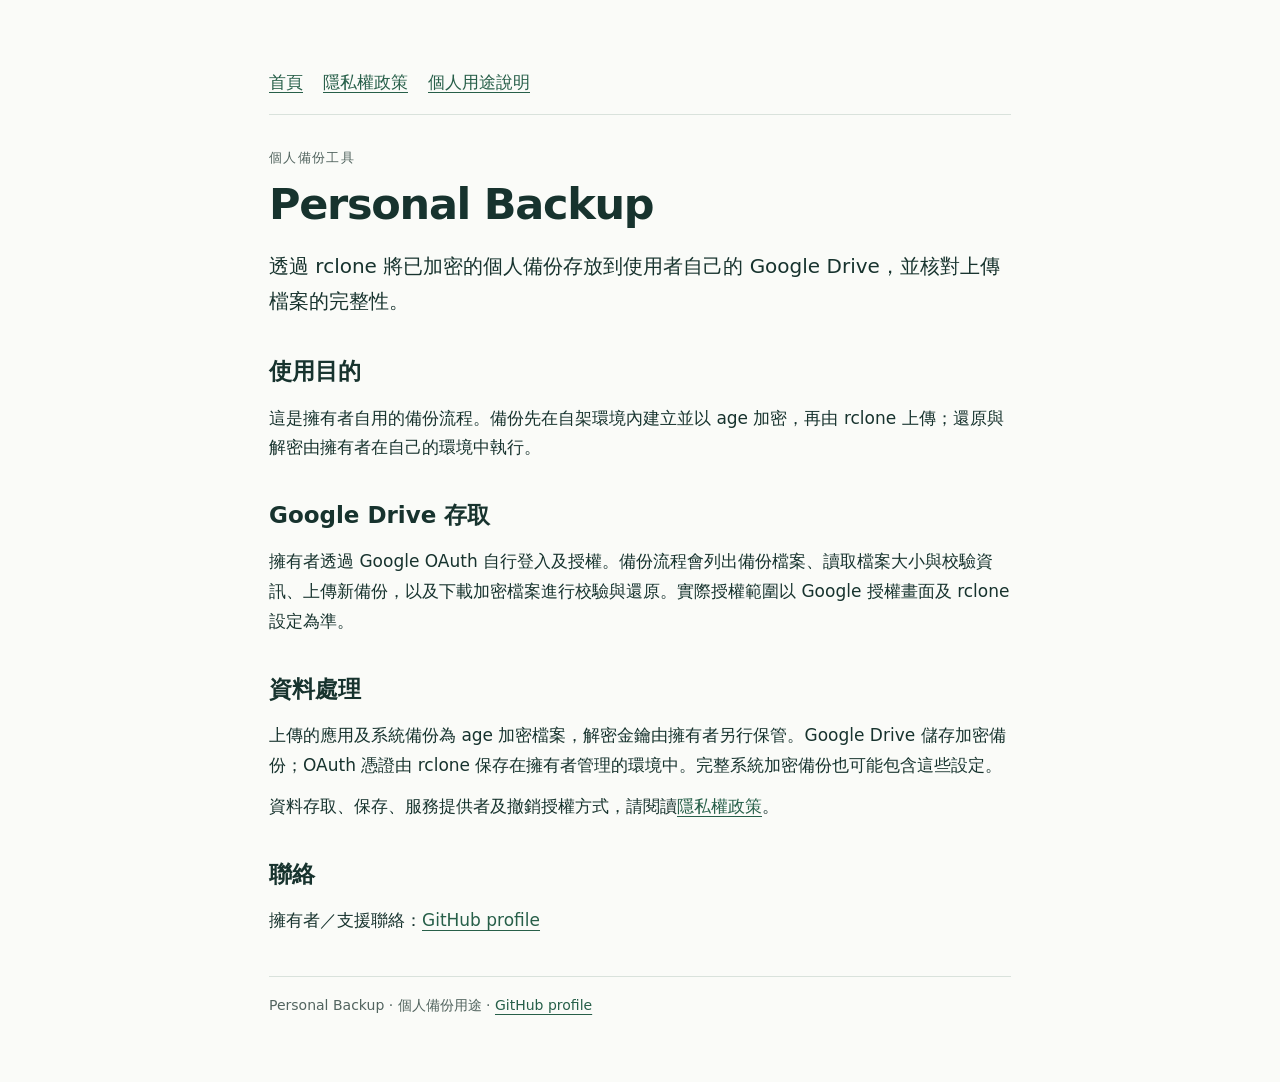
<file: index.html>
<!doctype html>
<html lang="zh-Hant"><head><meta charset="utf-8"><meta name="viewport" content="width=device-width,initial-scale=1"><title>首頁 — Personal Backup</title><meta name="description" content="個人 Google Drive 加密備份用途、資料處理及授權撤銷說明。"><link rel="stylesheet" href="styles.css"></head>
<body><main><nav aria-label="頁面導覽"><a href="index.html">首頁</a><a href="privacy.html">隱私權政策</a><a href="terms.html">個人用途說明</a></nav><p class="eyebrow">個人備份工具</p><h1>Personal Backup</h1>
<p class="lead">透過 rclone 將已加密的個人備份存放到使用者自己的 Google Drive，並核對上傳檔案的完整性。</p>
<h2>使用目的</h2><p>這是擁有者自用的備份流程。備份先在自架環境內建立並以 age 加密，再由 rclone 上傳；還原與解密由擁有者在自己的環境中執行。</p>
<h2>Google Drive 存取</h2><p>擁有者透過 Google OAuth 自行登入及授權。備份流程會列出備份檔案、讀取檔案大小與校驗資訊、上傳新備份，以及下載加密檔案進行校驗與還原。實際授權範圍以 Google 授權畫面及 rclone 設定為準。</p>
<h2>資料處理</h2><p>上傳的應用及系統備份為 age 加密檔案，解密金鑰由擁有者另行保管。Google Drive 儲存加密備份；OAuth 憑證由 rclone 保存在擁有者管理的環境中。完整系統加密備份也可能包含這些設定。</p>
<p>資料存取、保存、服務提供者及撤銷授權方式，請閱讀<a href="privacy.html">隱私權政策</a>。</p>
<h2>聯絡</h2><p>擁有者／支援聯絡：<a href="https://github.com/RoyChuan-Yao">GitHub profile</a></p><footer class="meta">Personal Backup · 個人備份用途 · <a href="https://github.com/RoyChuan-Yao">GitHub profile</a></footer></main></body></html>
</file>
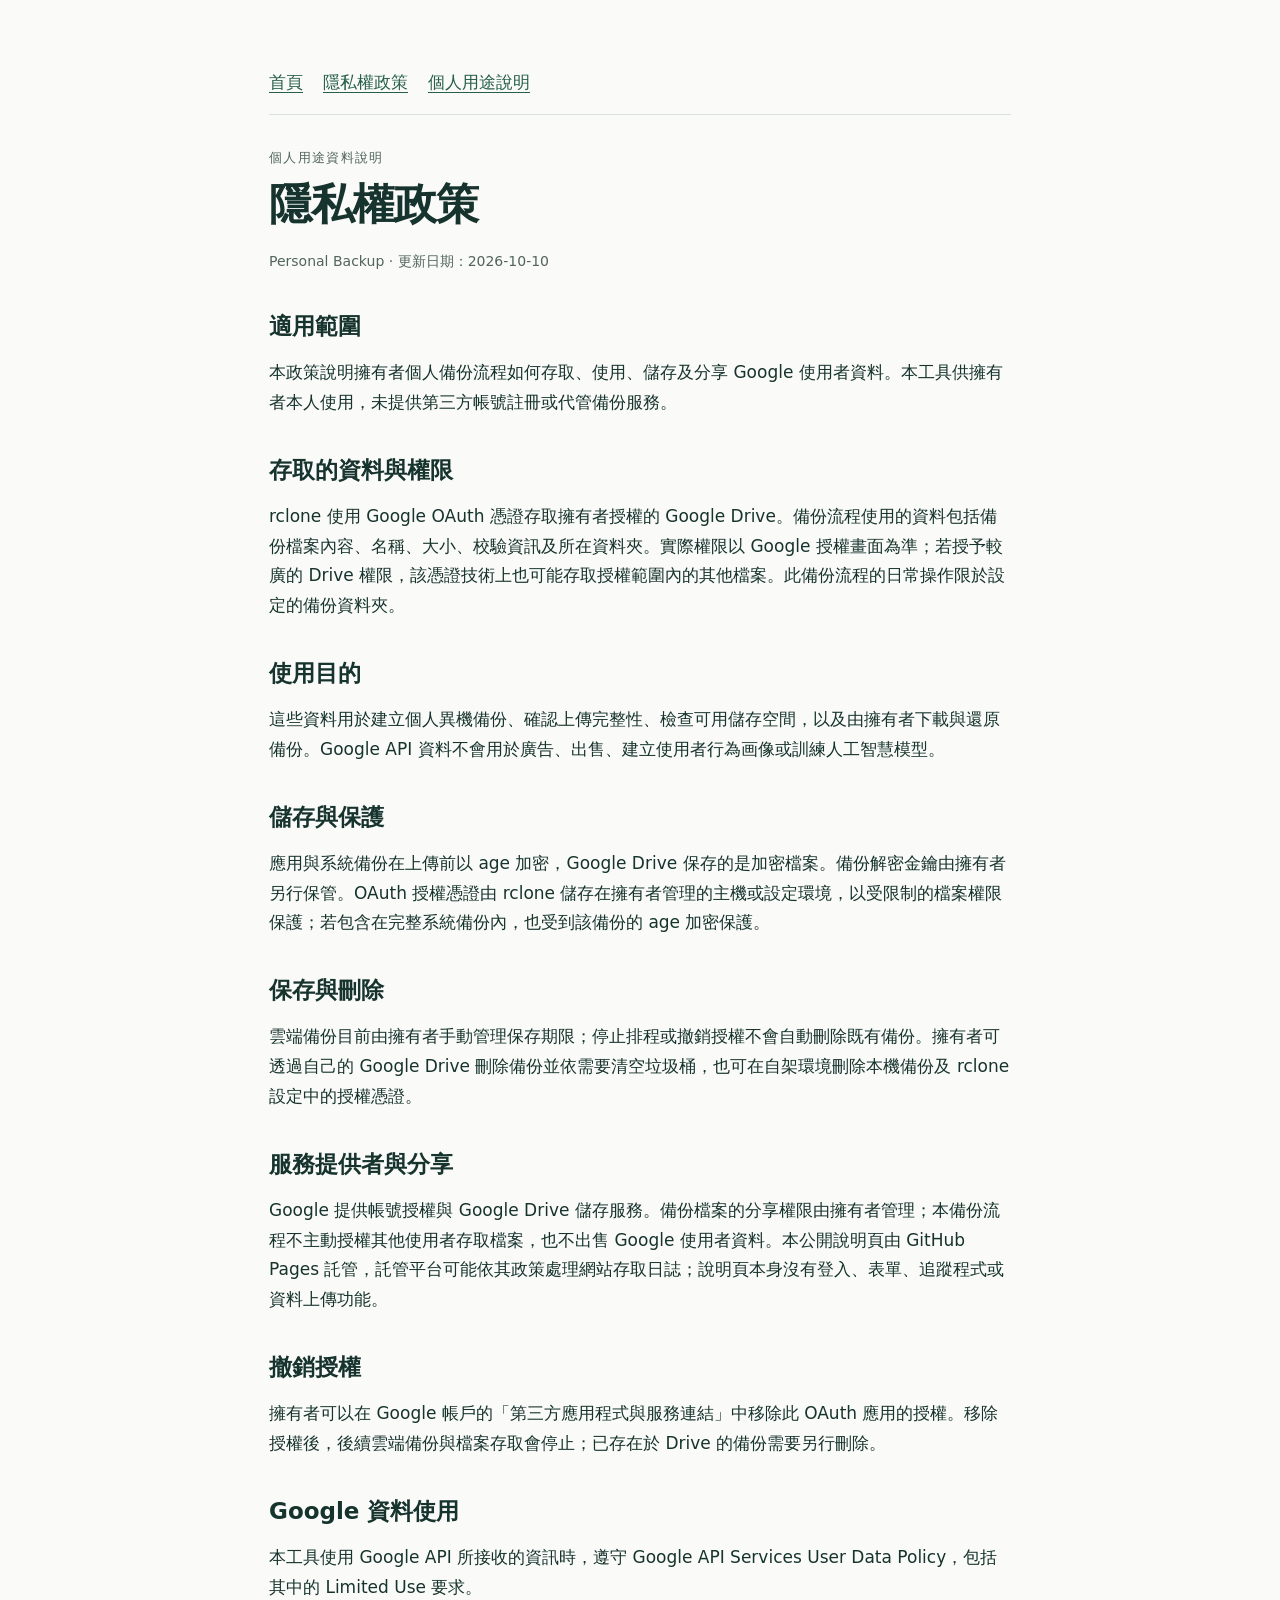
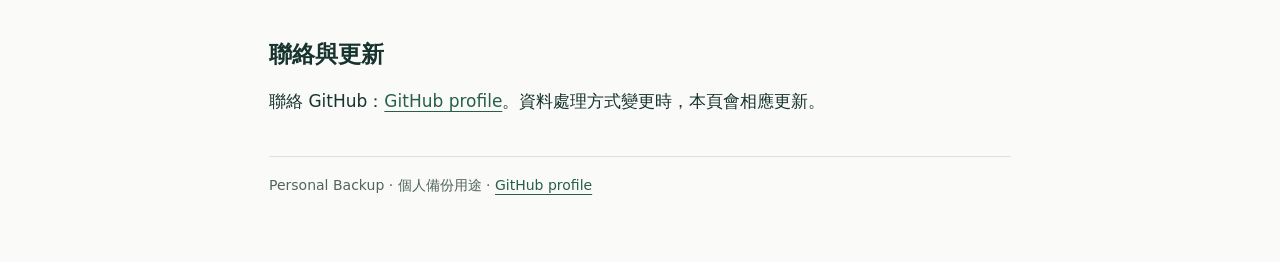
<file: privacy.html>
<!doctype html>
<html lang="zh-Hant"><head><meta charset="utf-8"><meta name="viewport" content="width=device-width,initial-scale=1"><title>隱私權政策 — Personal Backup</title><meta name="description" content="個人 Google Drive 加密備份用途、資料處理及授權撤銷說明。"><link rel="stylesheet" href="styles.css"></head>
<body><main><nav aria-label="頁面導覽"><a href="index.html">首頁</a><a href="privacy.html">隱私權政策</a><a href="terms.html">個人用途說明</a></nav><p class="eyebrow">個人用途資料說明</p><h1>隱私權政策</h1><p class="meta">Personal Backup · 更新日期：2026-10-10</p>
<h2>適用範圍</h2><p>本政策說明擁有者個人備份流程如何存取、使用、儲存及分享 Google 使用者資料。本工具供擁有者本人使用，未提供第三方帳號註冊或代管備份服務。</p>
<h2>存取的資料與權限</h2><p>rclone 使用 Google OAuth 憑證存取擁有者授權的 Google Drive。備份流程使用的資料包括備份檔案內容、名稱、大小、校驗資訊及所在資料夾。實際權限以 Google 授權畫面為準；若授予較廣的 Drive 權限，該憑證技術上也可能存取授權範圍內的其他檔案。此備份流程的日常操作限於設定的備份資料夾。</p>
<h2>使用目的</h2><p>這些資料用於建立個人異機備份、確認上傳完整性、檢查可用儲存空間，以及由擁有者下載與還原備份。Google API 資料不會用於廣告、出售、建立使用者行為画像或訓練人工智慧模型。</p>
<h2>儲存與保護</h2><p>應用與系統備份在上傳前以 age 加密，Google Drive 保存的是加密檔案。備份解密金鑰由擁有者另行保管。OAuth 授權憑證由 rclone 儲存在擁有者管理的主機或設定環境，以受限制的檔案權限保護；若包含在完整系統備份內，也受到該備份的 age 加密保護。</p>
<h2>保存與刪除</h2><p>雲端備份目前由擁有者手動管理保存期限；停止排程或撤銷授權不會自動刪除既有備份。擁有者可透過自己的 Google Drive 刪除備份並依需要清空垃圾桶，也可在自架環境刪除本機備份及 rclone 設定中的授權憑證。</p>
<h2>服務提供者與分享</h2><p>Google 提供帳號授權與 Google Drive 儲存服務。備份檔案的分享權限由擁有者管理；本備份流程不主動授權其他使用者存取檔案，也不出售 Google 使用者資料。本公開說明頁由 GitHub Pages 託管，託管平台可能依其政策處理網站存取日誌；說明頁本身沒有登入、表單、追蹤程式或資料上傳功能。</p>
<h2>撤銷授權</h2><p>擁有者可以在 Google 帳戶的「第三方應用程式與服務連結」中移除此 OAuth 應用的授權。移除授權後，後續雲端備份與檔案存取會停止；已存在於 Drive 的備份需要另行刪除。</p>
<h2>Google 資料使用</h2><p>本工具使用 Google API 所接收的資訊時，遵守 Google API Services User Data Policy，包括其中的 Limited Use 要求。</p>
<h2>聯絡與更新</h2><p>聯絡 GitHub：<a href="https://github.com/RoyChuan-Yao">GitHub profile</a>。資料處理方式變更時，本頁會相應更新。</p><footer class="meta">Personal Backup · 個人備份用途 · <a href="https://github.com/RoyChuan-Yao">GitHub profile</a></footer></main></body></html>
</file>
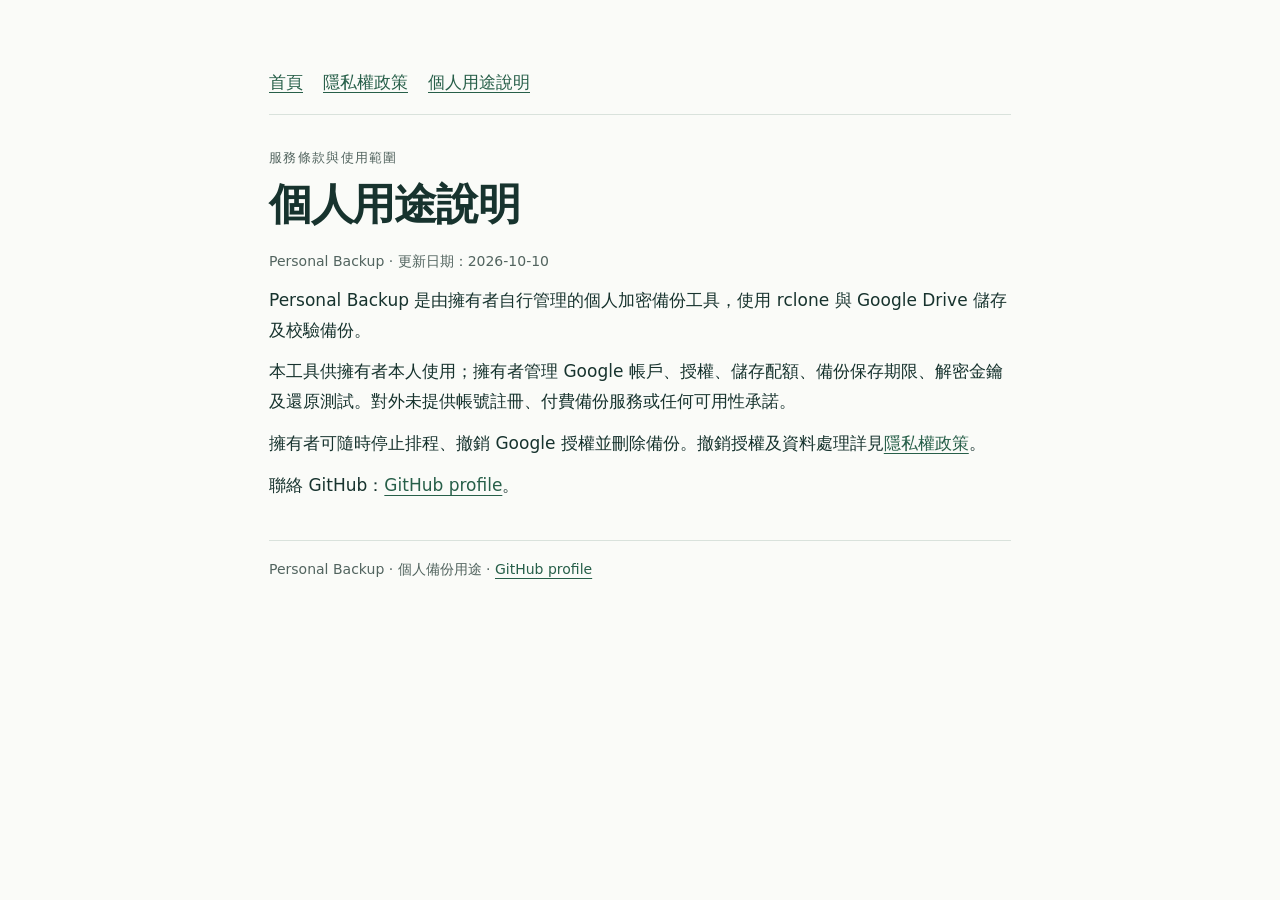
<file: terms.html>
<!doctype html>
<html lang="zh-Hant"><head><meta charset="utf-8"><meta name="viewport" content="width=device-width,initial-scale=1"><title>個人用途說明 — Personal Backup</title><meta name="description" content="個人 Google Drive 加密備份用途、資料處理及授權撤銷說明。"><link rel="stylesheet" href="styles.css"></head>
<body><main><nav aria-label="頁面導覽"><a href="index.html">首頁</a><a href="privacy.html">隱私權政策</a><a href="terms.html">個人用途說明</a></nav><p class="eyebrow">服務條款與使用範圍</p><h1>個人用途說明</h1><p class="meta">Personal Backup · 更新日期：2026-10-10</p>
<p>Personal Backup 是由擁有者自行管理的個人加密備份工具，使用 rclone 與 Google Drive 儲存及校驗備份。</p>
<p>本工具供擁有者本人使用；擁有者管理 Google 帳戶、授權、儲存配額、備份保存期限、解密金鑰及還原測試。對外未提供帳號註冊、付費備份服務或任何可用性承諾。</p>
<p>擁有者可隨時停止排程、撤銷 Google 授權並刪除備份。撤銷授權及資料處理詳見<a href="privacy.html">隱私權政策</a>。</p>
<p>聯絡 GitHub：<a href="https://github.com/RoyChuan-Yao">GitHub profile</a>。</p><footer class="meta">Personal Backup · 個人備份用途 · <a href="https://github.com/RoyChuan-Yao">GitHub profile</a></footer></main></body></html>
</file>
<file: styles.css>
:root{color-scheme:light;--ink:#17332e;--muted:#52645f;--line:#d9e2dc;--paper:#fafbf8;--accent:#275f49}*{box-sizing:border-box}body{margin:0;background:var(--paper);color:var(--ink);font:17px/1.75 system-ui,-apple-system,"Segoe UI",sans-serif}main{max-width:790px;margin:0 auto;padding:52px 24px 64px}nav{display:flex;gap:20px;flex-wrap:wrap;padding:16px 0;border-bottom:1px solid var(--line)}a{color:var(--accent);text-underline-offset:4px}a:focus-visible{outline:3px solid var(--accent);outline-offset:4px}.eyebrow{font-size:13px;letter-spacing:.1em;color:var(--muted);margin:32px 0 8px}h1{font-size:clamp(30px,5vw,43px);line-height:1.25;letter-spacing:-.03em;margin:0 0 18px}h2{font-size:23px;margin:32px 0 10px}p,ul{margin:12px 0}li{margin:8px 0}.lead{font-size:20px}.meta{font-size:14px;color:var(--muted)}footer{margin-top:40px;border-top:1px solid var(--line);padding-top:16px}.notice{border-left:3px solid var(--accent);padding:12px 18px;background:#edf2eb}
</file>
